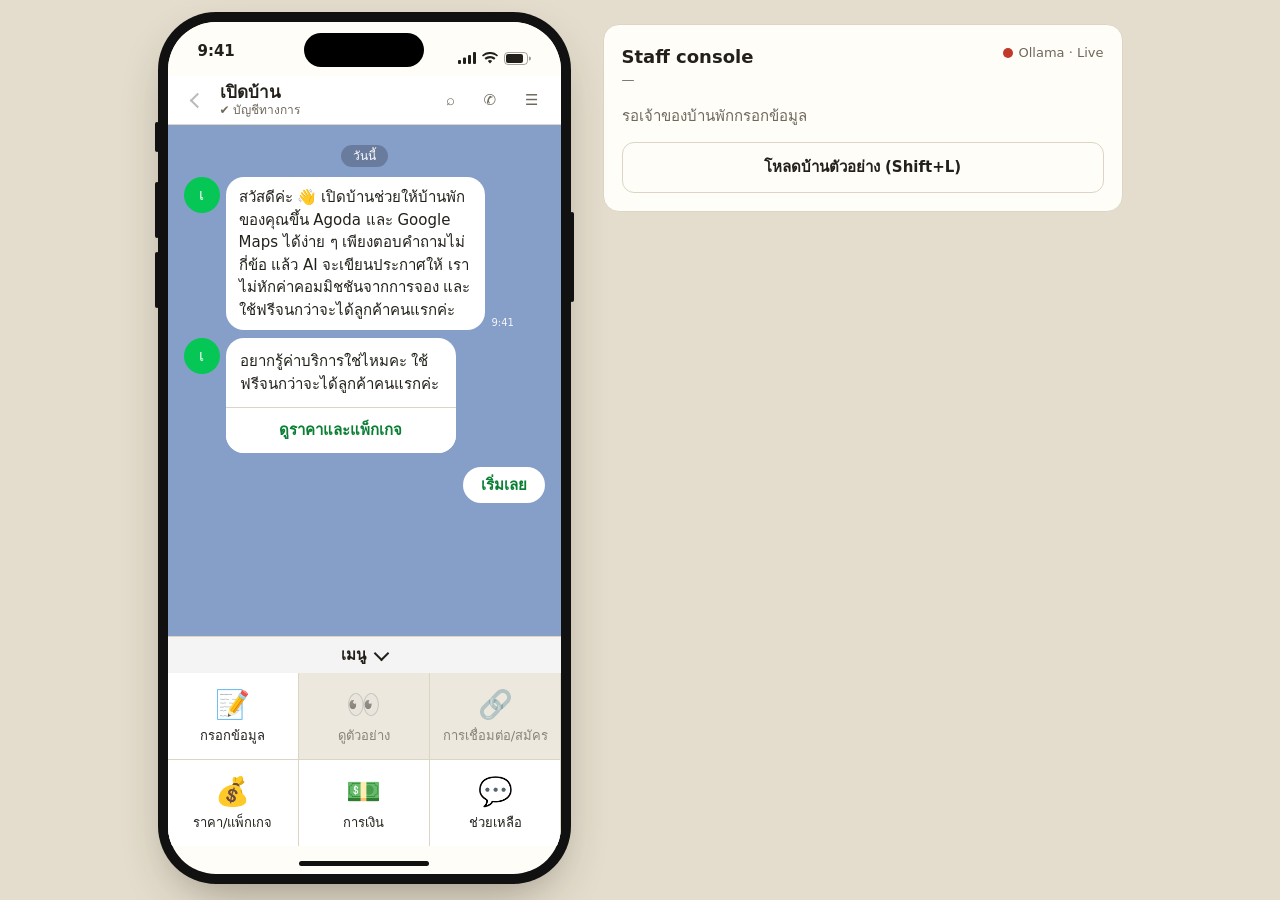
<file: index.html>
<!doctype html>
<html lang="th">
<head>
  <meta charset="utf-8" />
  <meta name="viewport" content="width=device-width, initial-scale=1" />

  <title>เปิดบ้าน · Perd Baan (demo)</title>
  <link rel="icon" href="public/favicon.svg" type="image/svg+xml" />

  <link rel="preload" href="public/fonts/noto-sans-thai-thai-400-normal.woff2" as="font" type="font/woff2" crossorigin />
  <link rel="preload" href="public/fonts/noto-sans-thai-thai-700-normal.woff2" as="font" type="font/woff2" crossorigin />
  <link rel="stylesheet" href="src/ui/app.css" />
</head>
<body>
  <!-- Hidden presenter toolbar (Shift+D). Filled by src/toolbar.js -->
  <header id="toolbar" class="toolbar" hidden></header>

  <main class="stage">
    <!-- Left: the owner's phone. Real iPhone 15 screen size (393 x 852 CSS px), scaled to fit. -->
    <div class="phone-col" id="phone-col">
      <div class="device" id="device">
        <span class="hw-btn hw-action"></span><span class="hw-btn hw-vol-up"></span><span class="hw-btn hw-vol-down"></span><span class="hw-btn hw-power"></span>
        <div id="phone" class="phone">
          <div class="island" aria-hidden="true"></div>

          <div class="statusbar" id="statusbar">
            <span id="clock" class="sb-time">9:41</span>
            <span class="sb-icons" aria-hidden="true">
              <svg width="18" height="12" viewBox="0 0 18 12"><rect x="0" y="8" width="3" height="4" rx="1"/><rect x="5" y="5.5" width="3" height="6.5" rx="1"/><rect x="10" y="3" width="3" height="9" rx="1"/><rect x="15" y="0" width="3" height="12" rx="1"/></svg>
              <svg width="16" height="12" viewBox="0 0 16 12"><path d="M8 11.5l2.2-2.6a3.4 3.4 0 0 0-4.4 0z"/><path d="M8 6.2c1.6 0 3 .6 4.1 1.5l1.4-1.6A8.2 8.2 0 0 0 8 4a8.2 8.2 0 0 0-5.5 2.1l1.4 1.6A6.2 6.2 0 0 1 8 6.2z"/><path d="M8 1.9c2.7 0 5.1 1 7 2.6L16 3.3A11 11 0 0 0 8 0 11 11 0 0 0 0 3.3l1 1.2A10 10 0 0 1 8 1.9z"/></svg>
              <svg width="27" height="13" viewBox="0 0 27 13"><rect x=".5" y=".5" width="23" height="12" rx="3.5" fill="none" stroke="currentColor" opacity=".4"/><rect x="2" y="2" width="17" height="9" rx="2"/><path d="M25 4.5v4a2 2 0 0 0 0-4z" opacity=".45"/></svg>
            </span>
          </div>

          <!-- LINE chat header (chat, review and live stages) -->
          <header id="line-header" class="line-header"></header>
          <!-- LIFF mini-app header (form / writing / preview / connections / coach / finance / help stages) -->
          <header id="liff-header" class="liff-header" hidden></header>

          <div id="screen" class="screen"></div>
          <div id="dock" class="dock"></div>
          <div class="home-indicator" aria-hidden="true"></div>

          <div id="modal-root"></div>
          <div id="toast-root"></div>
        </div>
      </div>
    </div>

    <!-- Right: staff console -->
    <aside id="console" class="console">
      <div class="console-head">
        <div>
          <div class="console-title">Staff console</div>
          <div class="console-sub" id="console-owner">—</div>
        </div>
        <div class="console-head-right">
          <span id="ollama-light" class="light light-red" title="Ollama status"></span>
          <span id="ollama-label" class="light-label">Ollama</span>
        </div>
      </div>
      <div id="console-body" class="console-body"></div>
    </aside>
  </main>

  <script type="module" src="src/app.js"></script>
</body>
</html>
</file>
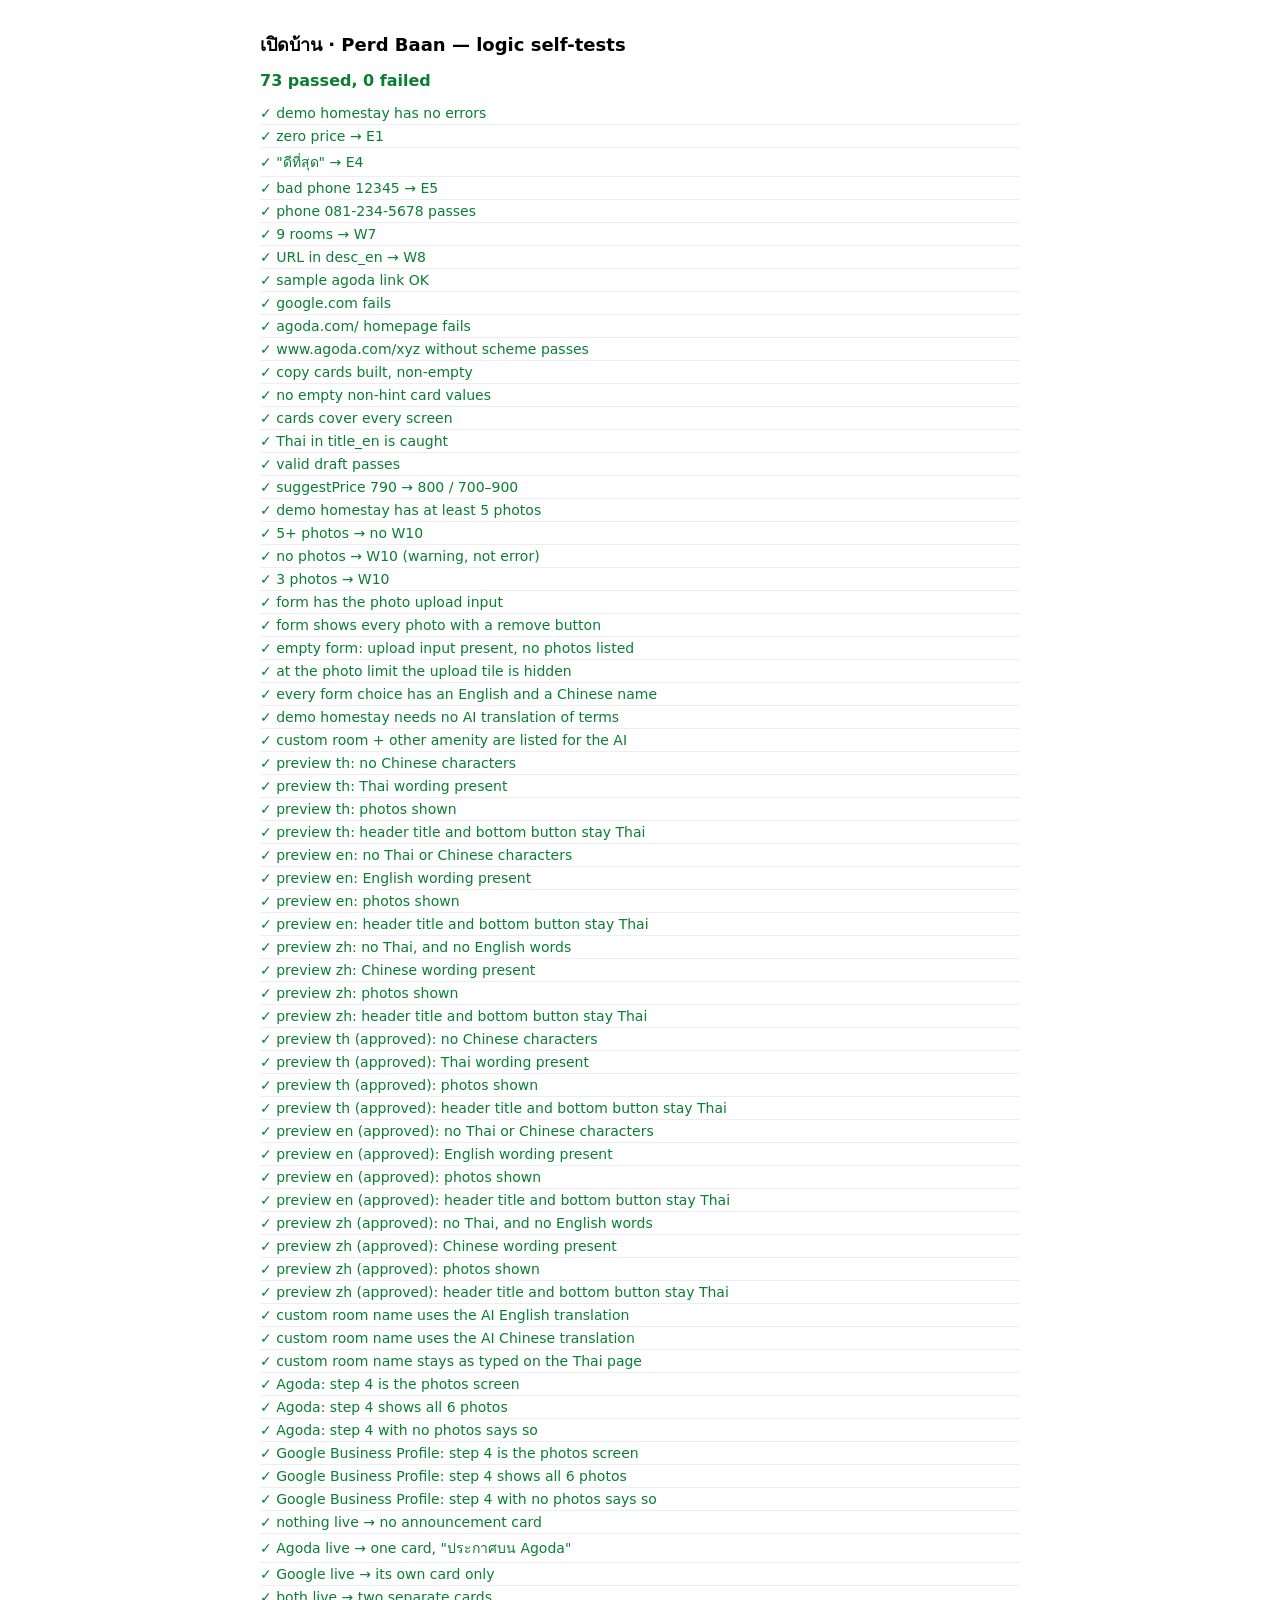
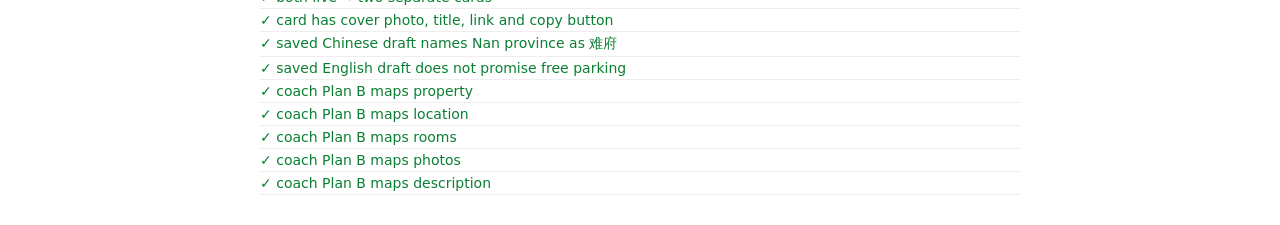
<file: test.html>
<!doctype html>
<html lang="en"><head><meta charset="utf-8"><title>Perd Baan — logic tests</title>
<style>body{font-family:system-ui,sans-serif;max-width:760px;margin:30px auto;padding:0 16px}
.pass{color:#0a7f33}.fail{color:#c00;font-weight:700}.row{padding:3px 0;border-bottom:1px solid #eee;font-size:14px}
h1{font-size:18px}#sum{font-weight:700;margin:12px 0;font-size:16px}</style></head>
<body>
<h1>เปิดบ้าน · Perd Baan — logic self-tests</h1>
<div id="sum">running…</div>
<div id="out"></div>
<script type="module">
import { runChecks } from './src/rules/runChecks.js';
import { suggestPrice } from './src/rules/suggestPrice.js';
import { checkAgodaLink } from './src/rules/checkAgodaLink.js';
import { buildCopyCards } from './src/rules/buildCopyCards.js';
import { validateDraft } from './src/ai/validate.js';
import { coachScreenshot } from './src/ai/coach.js';
import { demoHomestay } from './src/data/demoHomestay.js';
import { savedDraft } from './src/data/savedDraft.js';
import { agodaScreens } from './src/data/agodaFields.js';
import { state } from './src/state.js';
import { platforms } from './src/data/platforms.js';
import { screenHtml, headerHtml, dockHtml } from './src/screens/owner.js';
import { customTerms, TERMS, ROOM_TYPES, AMENITIES, MAX_PHOTOS } from './src/data/options.js';

const out = document.getElementById('out');
let pass = 0, fail = 0;
function t(name, cond) {
  const ok = !!cond; ok ? pass++ : fail++;
  const d = document.createElement('div'); d.className = 'row ' + (ok ? 'pass' : 'fail');
  d.textContent = (ok ? '✓ ' : '✗ FAIL ') + name; out.appendChild(d);
  console[ok ? 'log' : 'error'](name, ok);
}

const intake = JSON.parse(JSON.stringify(demoHomestay));
const draft = JSON.parse(JSON.stringify(savedDraft));

// runChecks
t('demo homestay has no errors', runChecks(draft, intake).filter(f => f.level === 'error').length === 0);
(() => { const i = JSON.parse(JSON.stringify(intake)); i.rooms[0].price = 0; t('zero price → E1', runChecks(draft, i).some(f => f.id === 'E1')); })();
(() => { const d = JSON.parse(JSON.stringify(draft)); d.desc_th += ' ดีที่สุดในโลก'; t('"ดีที่สุด" → E4', runChecks(d, intake).some(f => f.id === 'E4')); })();
(() => { const i = JSON.parse(JSON.stringify(intake)); i.contact.phone = '12345'; t('bad phone 12345 → E5', runChecks(draft, i).some(f => f.id === 'E5')); })();
(() => { const i = JSON.parse(JSON.stringify(intake)); i.contact.phone = '081-234-5678'; t('phone 081-234-5678 passes', !runChecks(draft, i).some(f => f.id === 'E5')); })();
(() => { const i = JSON.parse(JSON.stringify(intake)); i.rooms = Array.from({length:9},(_,k)=>({...intake.rooms[0],id:'x'+k,count:1})); t('9 rooms → W7', runChecks(draft, i).some(f => f.id === 'W7')); })();
(() => { const d = JSON.parse(JSON.stringify(draft)); d.desc_en += ' visit www.example.com'; t('URL in desc_en → W8', runChecks(d, intake).some(f => f.id === 'W8')); })();

// checkAgodaLink
t('sample agoda link OK', checkAgodaLink('https://www.agoda.com/baan/hotel/nan-th.html').ok);
t('google.com fails', !checkAgodaLink('https://google.com/x').ok);
t('agoda.com/ homepage fails', !checkAgodaLink('https://agoda.com/').ok);
t('www.agoda.com/xyz without scheme passes', checkAgodaLink('www.agoda.com/xyz').ok);

// buildCopyCards
(() => { const cards = buildCopyCards(draft, intake);
  t('copy cards built, non-empty', cards.length > 0);
  t('no empty non-hint card values', cards.filter(c => !c.hintOnly).every(c => c.value && c.value.length));
  t('cards cover every screen', agodaScreens.every(s => cards.some(c => c.screen === s.screen)));
})();

// validateDraft
t('Thai in title_en is caught', validateDraft({ ...draft, title_en: 'บ้านไทย' }).bad.includes('title_en'));
t('valid draft passes', validateDraft(draft).ok);

// suggestPrice  (main room 790 → value 800, band 700–900)
(() => { const p = suggestPrice(intake); t('suggestPrice 790 → 800 / 700–900', p.value === 800 && p.low === 700 && p.high === 900); })();


// photos in the form and the checks
(() => {
  t('demo homestay has at least 5 photos', intake.photos.length >= 5 && intake.photos.length <= MAX_PHOTOS);
  t('5+ photos → no W10', !runChecks(draft, intake).some(f => f.id === 'W10'));
  (() => { const i = JSON.parse(JSON.stringify(intake)); i.photos = []; t('no photos → W10 (warning, not error)', runChecks(draft, i).some(f => f.id === 'W10' && f.level === 'warn')); })();
  (() => { const i = JSON.parse(JSON.stringify(intake)); i.photos = i.photos.slice(0, 3); t('3 photos → W10', runChecks(draft, i).some(f => f.id === 'W10')); })();
  Object.assign(state, { step: 'form', intake: JSON.parse(JSON.stringify(intake)), draft: null });
  const f = screenHtml();
  t('form has the photo upload input', /<input[^>]*type="file"[^>]*multiple[^>]*data-photos/.test(f));
  t('form shows every photo with a remove button', (f.match(/data-a="removePhoto"/g) || []).length === intake.photos.length);
  Object.assign(state, { intake: { ...state.intake, photos: [] } });
  t('empty form: upload input present, no photos listed', /data-photos/.test(screenHtml()) && !/removePhoto/.test(screenHtml()));
  Object.assign(state, { intake: { ...state.intake, photos: Array.from({ length: MAX_PHOTOS }, (_, k) => 'public/demo-photos/0' + (k % 6 + 1) + '.jpg') } });
  t('at the photo limit the upload tile is hidden', !/data-photos/.test(screenHtml()));
})();

// customTerms / dictionary
t('every form choice has an English and a Chinese name', [...ROOM_TYPES, ...AMENITIES].every(k => TERMS[k] && TERMS[k].en && TERMS[k].zh));
t('demo homestay needs no AI translation of terms', customTerms(intake).length === 0);
t('custom room + other amenity are listed for the AI', (() => { const i = JSON.parse(JSON.stringify(intake)); i.rooms.push({ id: 'c', name: 'ห้องแพ', custom: true, price: 500, count: 1 }); i.amenityOtherOn = true; i.amenityOther = 'เรือคายัค, ตกปลา'; return JSON.stringify(customTerms(i)) === JSON.stringify(['ห้องแพ', 'เรือคายัค', 'ตกปลา']); })());

// preview page: each language tab is all in that language
(() => {
  const TH_RE = /[฀-๿]/, ZH_RE = /[一-鿿]/;
  const visible = h => { h = h.replace(/<div class="tabs">.*?<\/div>/s, ''); return h.replace(/<[^>]*>/g, ' ') + ' ' + [...h.matchAll(/(?:alt|aria-label)="([^"]*)"/g)].map(m => m[1]).join(' '); };
  for (const approved of [false, true]) for (const L of ['th', 'en', 'zh']) {
    Object.assign(state, { step: 'preview', lang: L, approved, photoIdx: 0, intake: JSON.parse(JSON.stringify(intake)), draft: JSON.parse(JSON.stringify(savedDraft)) });
    const tx = visible(screenHtml()), tag = `${L}${approved ? ' (approved)' : ''}`;
    if (L === 'th') t(`preview ${tag}: no Chinese characters`, !ZH_RE.test(tx));
    if (L === 'en') t(`preview ${tag}: no Thai or Chinese characters`, !TH_RE.test(tx) && !ZH_RE.test(tx));
    if (L === 'zh') t(`preview ${tag}: no Thai, and no English words`, !TH_RE.test(tx) && !/[A-Za-z]{2,}/.test(tx.replace(/Wi-Fi/g, '')));
    if (L === 'th') t(`preview ${tag}: Thai wording present`, tx.includes('บาท/คืน') && tx.includes('ห้องริมน้ำ'));
    if (L === 'en') t(`preview ${tag}: English wording present`, tx.includes('THB / night') && tx.includes('Riverside Room') && tx.includes('Phu Phiang'));
    if (L === 'zh') t(`preview ${tag}: Chinese wording present`, tx.includes('泰铢/晚') && tx.includes('河畔客房') && tx.includes('难府'));
    t(`preview ${tag}: photos shown`, /class="g-main"/.test(screenHtml()));
    t(`preview ${tag}: header title and bottom button stay Thai`, headerHtml().includes('ดูตัวอย่างประกาศ') && dockHtml().includes(approved ? 'กลับไปที่แชท' : 'อนุมัติ'));
  }
  // owner-typed terms use the AI translation, else stay as typed
  const i2 = JSON.parse(JSON.stringify(intake)); i2.rooms.push({ id: 'c', name: 'ห้องแพ', custom: true, price: 500, count: 1 });
  const d2 = { ...JSON.parse(JSON.stringify(savedDraft)), tr_en: { 'ห้องแพ': 'Raft Room' }, tr_zh: { 'ห้องแพ': '竹筏房' } };
  Object.assign(state, { step: 'preview', approved: false, intake: i2, draft: d2 });
  state.lang = 'en'; t('custom room name uses the AI English translation', screenHtml().includes('Raft Room'));
  state.lang = 'zh'; t('custom room name uses the AI Chinese translation', screenHtml().includes('竹筏房'));
  state.lang = 'th'; t('custom room name stays as typed on the Thai page', screenHtml().includes('ห้องแพ'));
})();

// step 4 of every platform is the photos page, showing the form's photos
(() => {
  for (const pl of platforms) {
    t(pl.name + ': step 4 is the photos screen', pl.screens[3] && pl.screens[3].screen === 'photos');
    Object.assign(state, { step: 'coach', active: pl.id, intake: JSON.parse(JSON.stringify(intake)), draft: JSON.parse(JSON.stringify(savedDraft)) });
    state.conns[pl.id].step = 4;
    const h = screenHtml();
    t(pl.name + ': step 4 shows all ' + intake.photos.length + ' photos', (h.match(/<img /g) || []).length === intake.photos.length);
    state.intake.photos = [];
    t(pl.name + ': step 4 with no photos says so', /ยังไม่มีรูป/.test(screenHtml()) && !/<img /.test(screenHtml()));
    state.conns[pl.id].step = 1;
  }
})();

// each channel posts its own announcement card the moment it goes live
(() => {
  const mk = live => { Object.assign(state, { step: 'chat', approved: true, started: true, previewSent: true, intake: JSON.parse(JSON.stringify(intake)), draft: JSON.parse(JSON.stringify(savedDraft)) });
    platforms.forEach(p => Object.assign(state.conns[p.id], { link: p.sample, linkSent: true, live: live.includes(p.id) })); return screenHtml(); };
  const cards = h => (h.match(/class="ann-tag">[^<]*/g) || []).map(x => x.replace(/.*>/, ''));
  t('nothing live → no announcement card', cards(mk([])).length === 0);
  t('Agoda live → one card, "ประกาศบน Agoda"', JSON.stringify(cards(mk(['agoda']))) === JSON.stringify(['ประกาศบน Agoda']));
  t('Google live → its own card only', JSON.stringify(cards(mk(['google']))) === JSON.stringify(['ประกาศบน Google']));
  const both = mk(['agoda', 'google']);
  t('both live → two separate cards', cards(both).length === 2);
  t('card has cover photo, title, link and copy button', /class="bub ann"><img src="public\/demo-photos\/01-front\.jpg"/.test(both) && both.includes(savedDraft.title_th) && both.includes(platforms[0].sample) && /data-a="copyLink" data-v="agoda"/.test(both));
  platforms.forEach(p => Object.assign(state.conns[p.id], { link: '', linkSent: false, live: false }));
})();

// saved demo draft wording
t('saved Chinese draft names Nan province as 难府', savedDraft.desc_zh.includes('难府') && savedDraft.location_zh.includes('难府') && !/南府/.test(JSON.stringify(savedDraft)));
t('saved English draft does not promise free parking', !/free/i.test(savedDraft.desc_en));

// coach Plan B filename match (saved mode → no Ollama needed)
(async () => {
  const cards = buildCopyCards(draft, intake);
  for (const s of agodaScreens) {
    const r = await coachScreenshot({ base64: null, fileName: s.screen + '.png' }, cards, 3);
    t('coach Plan B maps ' + s.screen, r.screen_id === s.screen);
  }
  document.getElementById('sum').textContent = `${pass} passed, ${fail} failed`;
  document.getElementById('sum').className = fail ? 'fail' : 'pass';
})();
</script>
</body></html>
</file>
<file: src/ui/app.css>
:root{--page:#e4ddcd;--bg:#efeae0;--panel:#fffdf8;--ink:#23201a;--mute:#6f685b;--line:#ddd5c4;--g:#06c755;--gd:#04994a;--chat:#8fb2d6;--warn:#b26a00;--err:#c0392b;--ok:#1b7f45;--shadow:0 20px 50px -18px rgba(40,33,18,.45)}
*{box-sizing:border-box}
body{margin:0;background:var(--page);color:var(--ink);font:15px/1.5 "Noto Sans Thai","Sarabun",system-ui,sans-serif}
button,input,textarea{font:inherit;color:inherit}
button:focus-visible,input:focus-visible,textarea:focus-visible{outline:3px solid var(--g);outline-offset:1px}
.stage{display:flex;gap:32px;justify-content:center;align-items:flex-start;padding:12px;min-height:100vh}
.phone-col{flex:none;position:relative}
.device{width:413px;height:872px;padding:10px;background:#111;border-radius:58px;position:relative;transform-origin:top left;box-shadow:var(--shadow)}
.hw-btn{position:absolute;background:#111;width:4px;border-radius:2px}
.hw-action{left:-3px;top:110px;height:30px}.hw-vol-up{left:-3px;top:170px;height:56px}.hw-vol-down{left:-3px;top:240px;height:56px}.hw-power{right:-3px;top:200px;height:90px}
.phone{position:relative;width:393px;height:852px;background:var(--panel);border-radius:48px;overflow:hidden;display:flex;flex-direction:column}
.island{position:absolute;top:11px;left:50%;margin-left:-60px;width:120px;height:34px;background:#000;border-radius:20px;z-index:3}
.statusbar{height:54px;padding:18px 30px 0;display:flex;justify-content:space-between;font-weight:700;background:var(--panel)}
.sb-icons{display:flex;gap:6px;align-items:center}.sb-icons svg{fill:currentColor}
.av{flex:none;width:36px;height:36px;border-radius:50%;background:var(--g);color:#fff;display:grid;place-items:center}
.screen{flex:1;overflow:auto;padding:16px}.screen.chat{background:#869fc9}
.dock{padding:8px 16px 0}.dock.rich{padding:0;background:#fff;border-top:1px solid var(--line)}.dock:empty{display:none}
.home-indicator{height:28px;position:relative}.home-indicator::after{content:"";position:absolute;left:50%;bottom:8px;width:130px;height:5px;margin-left:-65px;border-radius:3px;background:#111}
label{display:block;font-size:13px;color:var(--mute);margin-top:12px}
input,textarea{width:100%;background:var(--bg);border:1px solid var(--line);border-radius:10px;padding:9px 10px}
textarea{resize:vertical}
.btn{display:block;width:100%;margin-top:8px;padding:13px;border:0;border-radius:12px;background:var(--g);color:#fff;font-weight:700;cursor:pointer;transition:background .12s,transform .05s}
.btn:hover:not(:disabled){background:var(--gd)}.btn:active:not(:disabled){transform:translateY(1px)}.btn:disabled{opacity:.45;cursor:default}
.btn.ghost{background:none;color:var(--ink);border:1px solid var(--line)}
.tabs{display:flex;gap:6px;margin-bottom:12px}.tabs button{flex:1;padding:8px;border:1px solid var(--line);border-radius:9px;background:none;cursor:pointer}.tabs .on{background:var(--ink);color:var(--panel)}
.card{display:block;width:100%;text-align:left;margin:8px 0;padding:10px 12px;border:1px solid var(--line);border-radius:12px;background:var(--bg);cursor:pointer}
.card small{display:block;color:var(--mute)}.card.hl{border:2px solid var(--g);background:#e9fbf0}
.agoda{border:1px solid var(--line);border-radius:12px;padding:12px;margin-bottom:12px}.agoda small{display:block;color:var(--mute)}
.agoda i{display:block;height:10px;margin-top:8px;border-radius:5px;background:var(--line)}.agoda i+i{width:60%}
.note{background:#fff6dd;border-radius:10px;padding:10px 12px}
.center{text-align:center}.pad{padding:40px 0}.big{font-size:20px;font-weight:700}
.muted{color:var(--mute)}.ok{color:var(--ok)}.err{color:var(--err)}
.spin{width:32px;height:32px;margin:40px auto 12px;border:4px solid var(--line);border-top-color:var(--g);border-radius:50%;animation:s 1s linear infinite}
@keyframes s{to{transform:rotate(360deg)}}@media (prefers-reduced-motion:reduce){.spin{animation:none}}
.console{width:min(520px,100%);background:var(--panel);border:1px solid var(--line);border-radius:16px;padding:18px;margin-top:12px}
.console-head{display:flex;justify-content:space-between;align-items:flex-start;margin-bottom:12px}
.console-title{font-weight:700;font-size:18px}.console-sub{color:var(--mute);font-size:13px}
.console-head-right{display:flex;gap:6px;align-items:center;font-size:13px;color:var(--mute)}
.light{width:10px;height:10px;border-radius:50%}.light-red{background:var(--err)}.light-green{background:var(--g)}
.tag{display:inline-block;padding:2px 10px;border:1px solid var(--line);border-radius:99px;font-size:12px}.tag-live{border-color:var(--g);color:var(--ok)}
.checks{margin:12px 0}.ck{font-size:14px;margin:3px 0}.ck.ok{color:var(--ok)}.ck.error{color:var(--err)}.ck.warn{color:var(--warn)}
.toolbar{position:fixed;top:0;left:0;right:0;z-index:10;display:flex;flex-wrap:wrap;gap:4px;padding:6px;background:#111}.toolbar[hidden]{display:none}
.toolbar button{padding:4px 8px;border-radius:6px;border:0;background:#333;color:#fff;font-size:12px;cursor:pointer}
.toast{position:fixed;bottom:24px;left:50%;transform:translateX(-50%);background:var(--ink);color:var(--panel);padding:8px 16px;border-radius:99px;font-size:14px;z-index:20}
@media (max-width:900px){.stage{flex-direction:column;align-items:center}}

/* LINE look */
.line-header,.liff-header{background:#fff;display:flex;align-items:center;gap:4px;padding:4px 8px;border-bottom:1px solid var(--line)}
.line-header[hidden],.liff-header[hidden]{display:none}
.hb{width:40px;height:40px;border:0;border-radius:50%;background:none;display:grid;place-items:center;cursor:pointer;color:var(--ink);font-size:16px}
.hb:hover:not(:disabled){background:#f0f0f0}.hb:disabled{opacity:.3;cursor:default}
.chev{display:block;width:11px;height:11px;border-left:2.5px solid currentColor;border-bottom:2.5px solid currentColor;transform:rotate(45deg);margin-left:4px}
.chev.dn{transform:rotate(-45deg);margin:0 0 3px}.chev.up{transform:rotate(135deg);margin:3px 0 0}
.hn{flex:1;line-height:1.25}.hn b{font-size:17px}.hn small{display:block;color:var(--mute);font-size:12px}
.hi{color:var(--mute);letter-spacing:12px;padding-right:2px}
.ht{flex:1;text-align:center;font-size:16px}
.screen:not(.chat){background:#fff}
.date{width:max-content;margin:4px auto 10px;padding:2px 12px;border-radius:99px;background:rgba(0,0,0,.22);color:#fff;font-size:12px}
.row{display:flex;align-items:flex-end;gap:6px;margin:8px 0}.row .av{align-self:flex-start}.row.me{justify-content:flex-end}
.row time{font-size:10px;color:#fff;opacity:.9;white-space:nowrap}
.bub{background:#fff;padding:9px 13px;border-radius:18px;max-width:72%;word-break:break-word}
.bub.me{background:#8de055;color:#111}
.bub.fx{padding:0;overflow:hidden;width:230px;max-width:none}.fx p{margin:0;padding:12px 14px}
.fx button{display:block;width:100%;border:0;border-top:1px solid var(--line);background:#fff;color:#0a7f33;font-weight:700;padding:11px;cursor:pointer}
.chips{display:flex;justify-content:flex-end;margin-top:14px}
.chips button{border:0;background:#fff;color:#0a7f33;border-radius:99px;padding:7px 18px;font-weight:700;cursor:pointer}
.bub.fx.ping{width:250px}.ping-via,.ping-est{display:block;color:var(--mute);font-size:11px}.ping-via{margin-bottom:4px}.ping-est{margin-top:6px}
.fx button.ping-link{color:#1a5fd0;font-weight:400;font-size:13px;text-align:left;padding:10px 14px}.fx button.ping-link:hover{text-decoration:underline}
.pop-bg{position:absolute;inset:0;background:rgba(0,0,0,.35);z-index:15}.pop{position:absolute;left:24px;right:24px;top:50%;transform:translateY(-50%);background:#fff;border-radius:16px;padding:20px;z-index:16;text-align:center}.pop>b{display:block;font-size:17px;margin-bottom:8px}.pop .spin{margin:16px auto}.pop .btn{margin-top:12px}
.ping-ok{display:block;padding:11px;border-top:1px solid var(--line);text-align:center;color:#0a7f33;font-size:13px;font-weight:700}
.fin-row{display:flex;justify-content:space-between;align-items:baseline;padding:6px 0}.fin-row+.fin-row{border-top:1px solid var(--line)}
.menubar{display:flex;align-items:center;justify-content:center;gap:10px;width:100%;border:0;background:#f4f4f4;padding:7px;font-weight:700;color:var(--ink);cursor:pointer}
.grid{display:grid;grid-template-columns:repeat(3,1fr);gap:1px;background:var(--line)}
.tile{border:0;background:#fff;padding:14px 4px;display:grid;gap:2px;justify-items:center;cursor:pointer;font-size:13px}
.tile b{font-size:28px;font-weight:400;line-height:1.3}.tile.off{opacity:.45}.tile:active{background:#eaf9f0}
.lbl{margin:22px 0 8px;font-size:13px;font-weight:600;color:var(--mute)}
.chipset{display:flex;flex-wrap:wrap;gap:8px}
.chip{border:1px solid var(--line);background:#fff;border-radius:99px;padding:9px 14px;font-size:14px;cursor:pointer;transition:background .12s,border-color .12s}
.chip.on{background:#e9fbf0;border-color:var(--g);color:#0a7f33;font-weight:700}
.chip.on[data-a]::before{content:"✓ "}
.rowline{display:flex;align-items:center;gap:8px}
.stepper{display:inline-flex;align-items:center;border:1px solid var(--line);border-radius:12px;overflow:hidden}
.stepper b{min-width:44px;text-align:center;font-size:18px}
.stepper button{width:40px;height:40px;border:0;background:var(--bg);font-size:20px;cursor:pointer}
.stepper.sm button{width:34px;height:34px}.stepper.sm b{min-width:34px;font-size:16px}
.room{margin-top:10px;padding:12px;border:1px solid var(--line);border-radius:12px;background:var(--panel)}
.room .rowline{margin-top:8px}.room .price{width:84px}
.rsum{margin:8px 0 0;font-size:14px}
.plist{margin:0;padding-left:20px}
.plist li{margin:2px 0}

/* preview as a real listing card (ui/ux proposal) */
.listing{border:1px solid var(--line);border-radius:16px;overflow:hidden;background:var(--panel);box-shadow:0 1px 4px rgba(40,33,18,.06)}
.listing-head{padding:14px 16px;border-bottom:1px solid var(--line);background:#fbf9f3}
.listing-head h3{margin:0 0 3px;font-size:19px;line-height:1.3}
.listing-loc{color:var(--mute);font-size:13px}
.listing-body{padding:14px 16px;display:flex;flex-direction:column;gap:14px}
.listing-body p{margin:0}
.price-badge{display:flex;align-items:baseline;gap:6px;background:#e9fbf0;border:1px solid #bdecce;border-radius:12px;padding:11px 14px}
.price-badge b{font-size:23px;color:var(--gd);line-height:1}
.price-badge .unit{font-size:13px;color:var(--mute)}
.price-badge .rng{margin-left:auto;font-size:12px;color:var(--mute)}
.plabel{margin:0 0 6px;font-size:12px;font-weight:600;color:var(--mute)}
.listing .chip{cursor:default}
.fine{font-size:12px}

/* photo upload in the form */
.hint{margin:-4px 0 10px}
.photos{display:grid;grid-template-columns:repeat(3,1fr);gap:8px}
.ph{position:relative;aspect-ratio:1;border-radius:12px;overflow:hidden;background:var(--line)}
.ph img{display:block;width:100%;height:100%;object-fit:cover}
.cover{position:absolute;left:6px;bottom:6px;padding:1px 9px;border-radius:99px;background:rgba(0,0,0,.65);color:#fff;font-size:11px}
.ph-x{position:absolute;top:4px;right:4px;width:32px;height:32px;border:0;border-radius:50%;background:rgba(0,0,0,.65);color:#fff;font-size:13px;cursor:pointer}
.ph-add{position:relative;margin:0;aspect-ratio:1;display:grid;place-content:center;justify-items:center;gap:2px;border:2px dashed var(--line);border-radius:12px;background:var(--bg);color:#0a7f33;font-size:13px;font-weight:700;cursor:pointer}
.ph-add b{font-size:26px;font-weight:400;line-height:1}
.ph-add:hover{border-color:var(--g)}.ph-add:focus-within{outline:3px solid var(--g);outline-offset:1px}
/* a channel's own announcement card in the chat */
.bub.ann{padding:0;overflow:hidden;width:250px;max-width:none}
.ann img{display:block;width:100%;aspect-ratio:16/9;object-fit:cover}
.ann-b{padding:10px 12px;display:grid;gap:2px}
.ann-b small{color:var(--mute);font-size:12px}.ann-link{word-break:break-all;color:#0a7f33}
.ann-tag{justify-self:start;margin-bottom:2px;padding:1px 10px;border-radius:99px;background:#e9fbf0;color:#0a7f33;font-size:11px;font-weight:700}
.ann button{display:block;width:100%;border:0;border-top:1px solid var(--line);background:#fff;color:#0a7f33;font-weight:700;padding:11px;cursor:pointer}
.coach-photos{margin-top:10px;grid-template-columns:repeat(4,1fr);gap:6px}
.coach-photos .ph{border-radius:8px}
.sr{position:absolute;width:1px;height:1px;padding:0;margin:0;border:0;opacity:0;overflow:hidden;clip:rect(0 0 0 0)}

/* photo gallery in the preview */
.gallery{border-bottom:1px solid var(--line)}
.g-main{display:block;width:100%;aspect-ratio:4/3;object-fit:cover;background:var(--line)}
.g-thumbs{display:grid;grid-template-columns:repeat(5,1fr);gap:4px;padding:4px;background:#fbf9f3}
.g-thumb{padding:0;aspect-ratio:1;border:2px solid transparent;border-radius:6px;overflow:hidden;background:none;cursor:pointer}
.g-thumb img{display:block;width:100%;height:100%;object-fit:cover}
.g-thumb.on{border-color:var(--g)}

/* pricing & packages screen */
.pr-hot{border:2px solid var(--g);background:#f3fcf6}
.pr-row{margin:6px 0 2px}
.pr-amt{font-size:24px;font-weight:700;color:var(--gd)}
</file>
